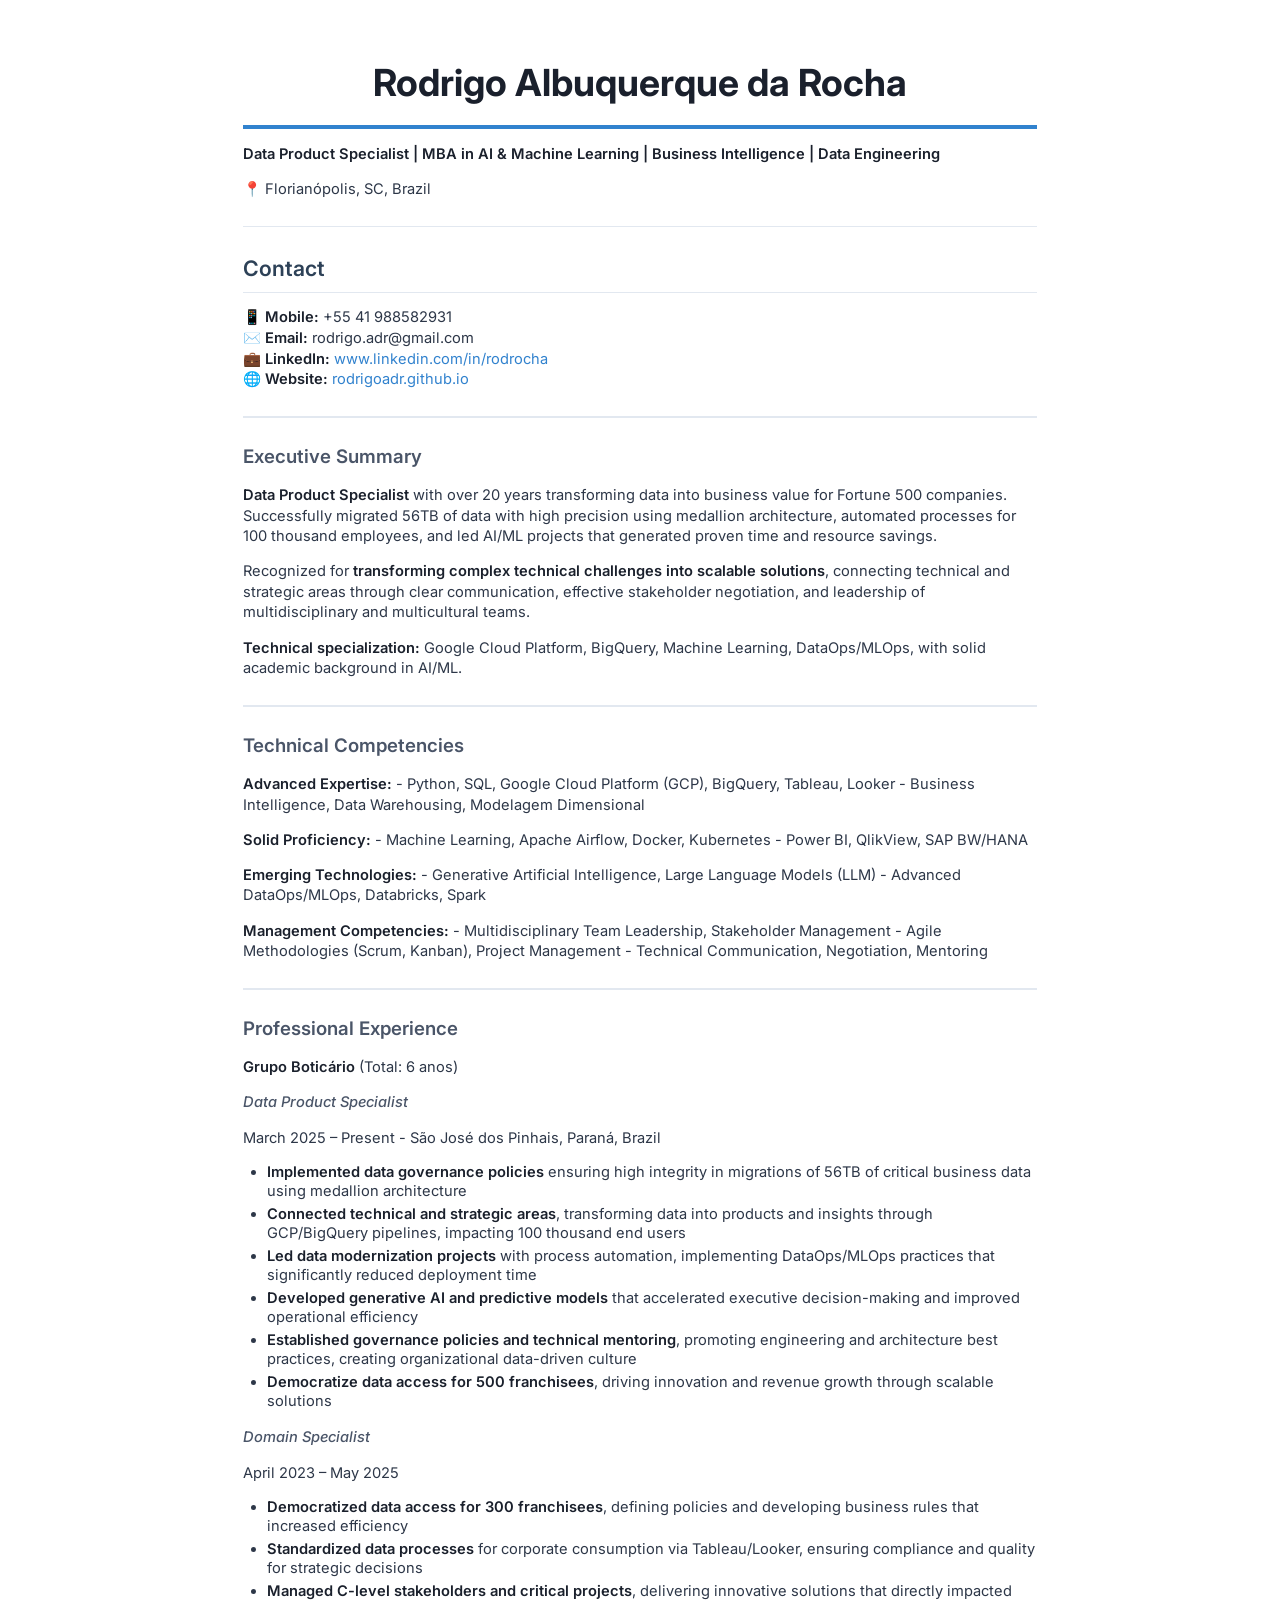
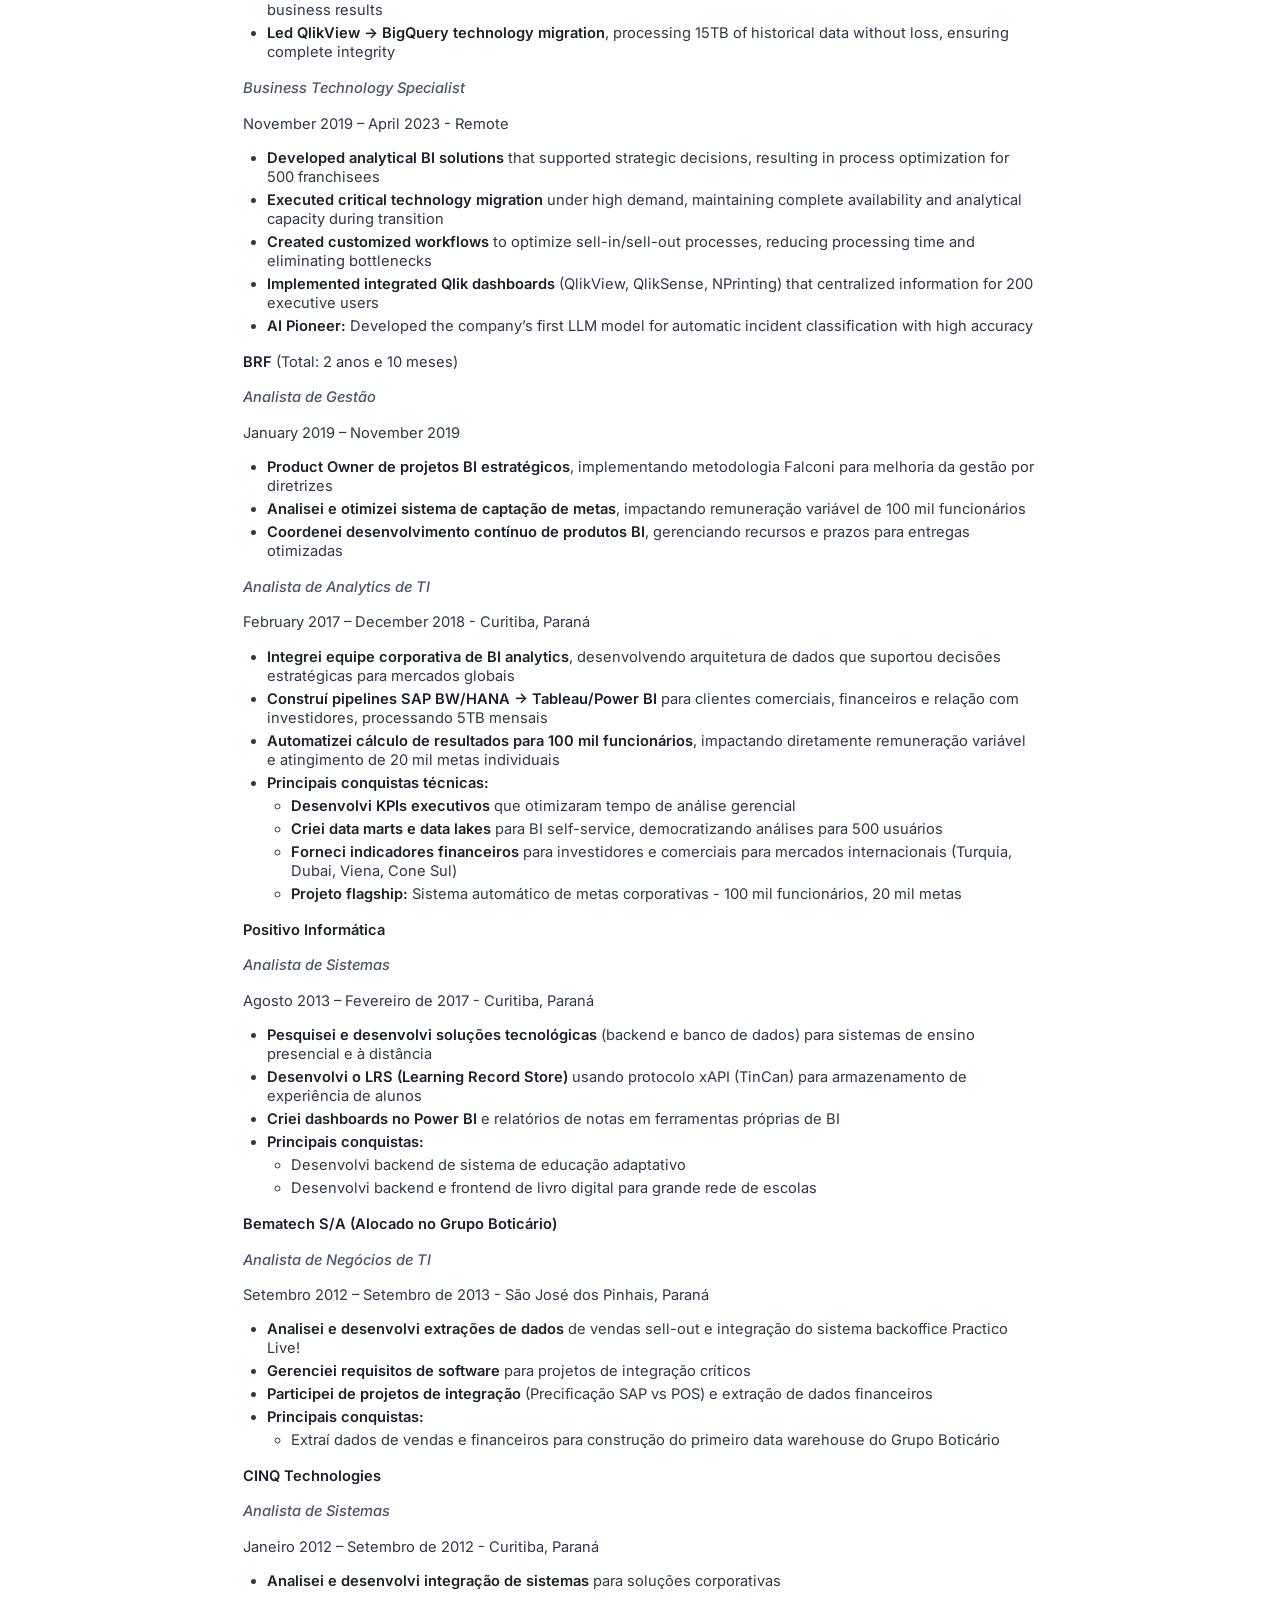
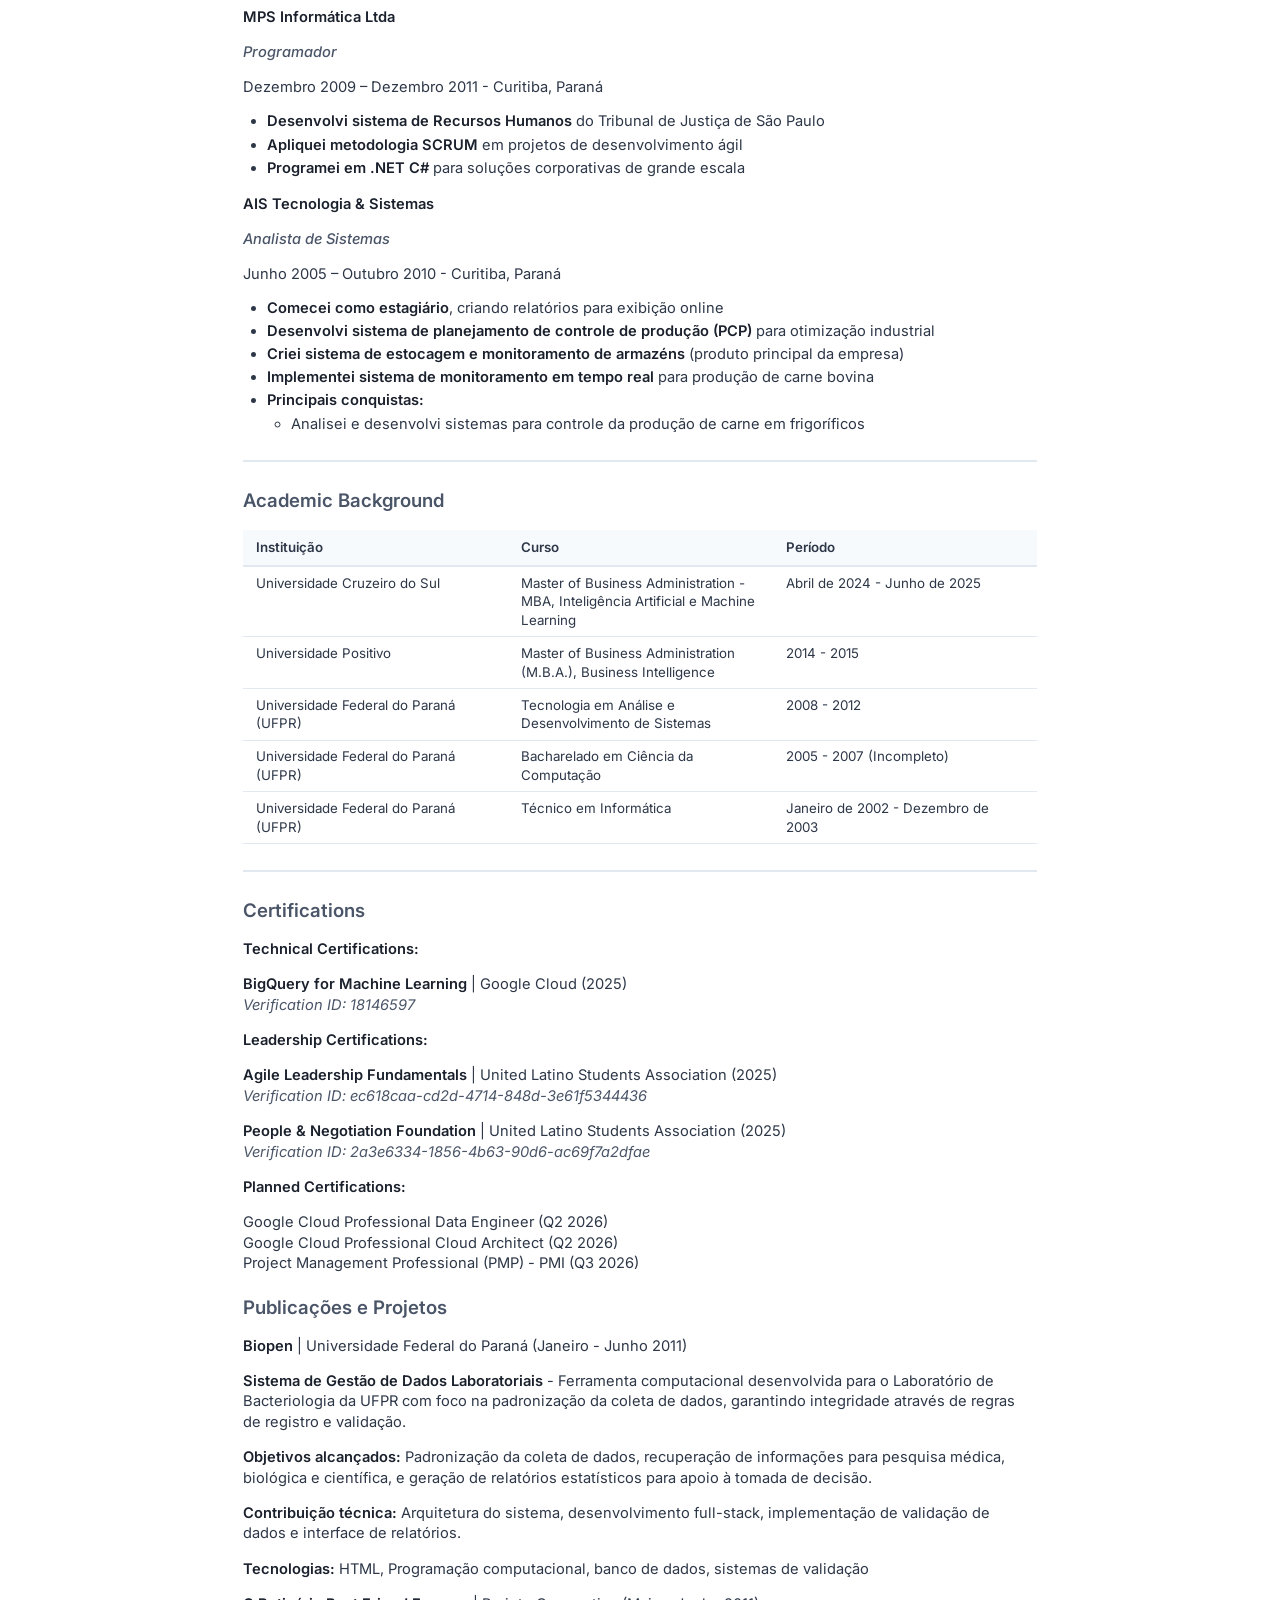
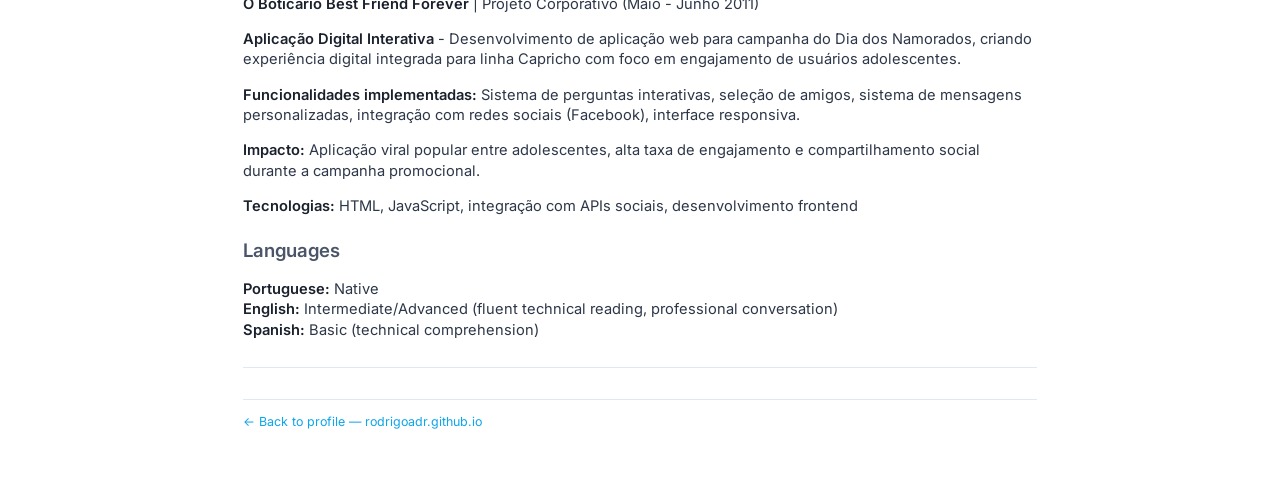
<file: CV_Rodrigo_Rocha_EN.html>
<!DOCTYPE html>
<html xmlns="http://www.w3.org/1999/xhtml" lang="" xml:lang="">
<head>
  <meta charset="utf-8" />
  <meta name="generator" content="pandoc" />
  <meta name="viewport" content="width=device-width, initial-scale=1.0, user-scalable=yes" />
  <title>CV_Rodrigo_Rocha_EN</title>
  <style>
    /* Default styles provided by pandoc.
    ** See https://pandoc.org/MANUAL.html#variables-for-html for config info.
    */
    code{white-space: pre-wrap;}
    span.smallcaps{font-variant: small-caps;}
    div.columns{display: flex; gap: min(4vw, 1.5em);}
    div.column{flex: auto; overflow-x: auto;}
    div.hanging-indent{margin-left: 1.5em; text-indent: -1.5em;}
    /* The extra [class] is a hack that increases specificity enough to
       override a similar rule in reveal.js */
    ul.task-list[class]{list-style: none;}
    ul.task-list li input[type="checkbox"] {
      font-size: inherit;
      width: 0.8em;
      margin: 0 0.8em 0.2em -1.6em;
      vertical-align: middle;
    }
    .display.math{display: block; text-align: center; margin: 0.5rem auto;}
  </style>
  <link rel="stylesheet" href="templates/cv-styles.css" />
  <!-- Google Analytics -->
  <script async src="https://www.googletagmanager.com/gtag/js?id=G-JP5QDPD5Q3"></script>
  <script>
    window.dataLayer = window.dataLayer || [];
    function gtag(){dataLayer.push(arguments);}
    gtag('js', new Date());
    gtag('config', 'G-JP5QDPD5Q3');
  </script>
</head>
<body>
<h1 id="rodrigo-albuquerque-da-rocha">Rodrigo Albuquerque da Rocha</h1>
<p><strong>Data Product Specialist | MBA in AI &amp; Machine Learning |
Business Intelligence | Data Engineering</strong></p>
<p>📍 Florianópolis, SC, Brazil</p>
<hr />
<h2 id="contact">Contact</h2>
<p>📱 <strong>Mobile:</strong> +55 41 988582931<br />
✉️ <strong>Email:</strong> rodrigo.adr@gmail.com<br />
💼 <strong>LinkedIn:</strong> <a
href="https://www.linkedin.com/in/rodrocha">www.linkedin.com/in/rodrocha</a><br />
🌐 <strong>Website:</strong> <a
href="https://rodrigoadr.github.io/rodrigoadr/">rodrigoadr.github.io</a></p>
<hr />
<h3 id="executive-summary">Executive Summary</h3>
<p><strong>Data Product Specialist</strong> with over 20 years
transforming data into business value for Fortune 500 companies.
Successfully migrated 56TB of data with high precision using
medallion architecture, automated
processes for 100 thousand employees, and led AI/ML projects that
generated proven time and resource savings.</p>
<p>Recognized for <strong>transforming complex technical challenges into
scalable solutions</strong>, connecting technical and strategic areas
through clear communication, effective stakeholder negotiation, and
leadership of multidisciplinary and multicultural teams.</p>
<p><strong>Technical specialization:</strong> Google Cloud Platform,
BigQuery, Machine Learning, DataOps/MLOps, with solid academic
background in AI/ML.</p>
<div class="page-break">

</div>
<hr />
<h3 id="technical-competencies">Technical Competencies</h3>
<p><strong>Advanced Expertise:</strong> - Python, SQL, Google Cloud
Platform (GCP), BigQuery, Tableau, Looker - Business Intelligence, Data
Warehousing, Modelagem Dimensional</p>
<p><strong>Solid Proficiency:</strong> - Machine Learning, Apache
Airflow, Docker, Kubernetes - Power BI, QlikView, SAP BW/HANA</p>
<p><strong>Emerging Technologies:</strong> - Generative Artificial
Intelligence, Large Language Models (LLM) - Advanced DataOps/MLOps,
Databricks, Spark</p>
<p><strong>Management Competencies:</strong> - Multidisciplinary Team
Leadership, Stakeholder Management - Agile Methodologies (Scrum,
Kanban), Project Management - Technical Communication, Negotiation,
Mentoring</p>
<hr />
<h3 id="professional-experience">Professional Experience</h3>
<p><strong>Grupo Boticário</strong> (Total: 6 anos)</p>
<h5 id="data-product-specialist">Data Product Specialist</h5>
<p>March 2025 – Present - São José dos Pinhais, Paraná, Brazil</p>
<ul>
<li><strong>Implemented data governance policies</strong> ensuring high
integrity in migrations of 56TB of critical business data using
medallion architecture</li>
<li><strong>Connected technical and strategic areas</strong>,
transforming data into products and insights through GCP/BigQuery
pipelines, impacting 100 thousand end users</li>
<li><strong>Led data modernization projects</strong> with process
automation, implementing DataOps/MLOps practices that significantly
reduced deployment time</li>
<li><strong>Developed generative AI and predictive models</strong> that
accelerated executive decision-making and improved operational
efficiency</li>
<li><strong>Established governance policies and technical
mentoring</strong>, promoting engineering and architecture best
practices, creating organizational data-driven culture</li>
<li><strong>Democratize data access for 500 franchisees</strong>,
driving innovation and revenue growth through scalable solutions</li>
</ul>
<h5 id="domain-specialist">Domain Specialist</h5>
<p>April 2023 – May 2025</p>
<ul>
<li><strong>Democratized data access for 300 franchisees</strong>,
defining policies and developing business rules that increased
efficiency</li>
<li><strong>Standardized data processes</strong> for corporate
consumption via Tableau/Looker, ensuring compliance and quality for
strategic decisions</li>
<li><strong>Managed C-level stakeholders and critical projects</strong>,
delivering innovative solutions that directly impacted business
results</li>
<li><strong>Led QlikView → BigQuery technology migration</strong>,
processing 15TB of historical data without loss, ensuring complete
integrity</li>
</ul>
<h5 id="business-technology-specialist">Business Technology
Specialist</h5>
<p>November 2019 – April 2023 - Remote</p>
<ul>
<li><strong>Developed analytical BI solutions</strong> that supported
strategic decisions, resulting in process optimization for 500
franchisees</li>
<li><strong>Executed critical technology migration</strong> under high
demand, maintaining complete availability and analytical capacity during
transition</li>
<li><strong>Created customized workflows</strong> to optimize
sell-in/sell-out processes, reducing processing time and eliminating
bottlenecks</li>
<li><strong>Implemented integrated Qlik dashboards</strong> (QlikView,
QlikSense, NPrinting) that centralized information for 200 executive
users</li>
<li><strong>AI Pioneer:</strong> Developed the company’s first LLM model
for automatic incident classification with high accuracy</li>
</ul>
<p><strong>BRF</strong> (Total: 2 anos e 10 meses)</p>
<h5 id="analista-de-gestão">Analista de Gestão</h5>
<p>January 2019 – November 2019</p>
<ul>
<li><strong>Product Owner de projetos BI estratégicos</strong>,
implementando metodologia Falconi para melhoria da gestão por
diretrizes</li>
<li><strong>Analisei e otimizei sistema de captação de metas</strong>,
impactando remuneração variável de 100 mil funcionários</li>
<li><strong>Coordenei desenvolvimento contínuo de produtos BI</strong>,
gerenciando recursos e prazos para entregas otimizadas</li>
</ul>
<h5 id="analista-de-analytics-de-ti">Analista de Analytics de TI</h5>
<p>February 2017 – December 2018 - Curitiba, Paraná</p>
<ul>
<li><strong>Integrei equipe corporativa de BI analytics</strong>,
desenvolvendo arquitetura de dados que suportou decisões estratégicas
para mercados globais</li>
<li><strong>Construí pipelines SAP BW/HANA → Tableau/Power BI</strong>
para clientes comerciais, financeiros e relação com investidores,
processando 5TB mensais</li>
<li><strong>Automatizei cálculo de resultados para 100 mil
funcionários</strong>, impactando diretamente remuneração variável e
atingimento de 20 mil metas individuais</li>
<li><strong>Principais conquistas técnicas:</strong>
<ul>
<li><strong>Desenvolvi KPIs executivos</strong> que otimizaram tempo de
análise gerencial</li>
<li><strong>Criei data marts e data lakes</strong> para BI self-service,
democratizando análises para 500 usuários</li>
<li><strong>Forneci indicadores financeiros</strong> para investidores e
comerciais para mercados internacionais (Turquia, Dubai, Viena, Cone
Sul)</li>
<li><strong>Projeto flagship:</strong> Sistema automático de metas
corporativas - 100 mil funcionários, 20 mil metas</li>
</ul></li>
</ul>
<p><strong>Positivo Informática</strong></p>
<h5 id="analista-de-sistemas">Analista de Sistemas</h5>
<p>Agosto 2013 – Fevereiro de 2017 - Curitiba, Paraná</p>
<ul>
<li><strong>Pesquisei e desenvolvi soluções tecnológicas</strong>
(backend e banco de dados) para sistemas de ensino presencial e à
distância<br />
</li>
<li><strong>Desenvolvi o LRS (Learning Record Store)</strong> usando
protocolo xAPI (TinCan) para armazenamento de experiência de
alunos<br />
</li>
<li><strong>Criei dashboards no Power BI</strong> e relatórios de notas
em ferramentas próprias de BI<br />
</li>
<li><strong>Principais conquistas:</strong>
<ul>
<li>Desenvolvi backend de sistema de educação adaptativo<br />
</li>
<li>Desenvolvi backend e frontend de livro digital para grande rede de
escolas</li>
</ul></li>
</ul>
<p><strong>Bematech S/A (Alocado no Grupo Boticário)</strong></p>
<h5 id="analista-de-negócios-de-ti">Analista de Negócios de TI</h5>
<p>Setembro 2012 – Setembro de 2013 - São José dos Pinhais, Paraná</p>
<ul>
<li><strong>Analisei e desenvolvi extrações de dados</strong> de vendas
sell-out e integração do sistema backoffice Practico Live!<br />
</li>
<li><strong>Gerenciei requisitos de software</strong> para projetos de
integração críticos<br />
</li>
<li><strong>Participei de projetos de integração</strong> (Precificação
SAP vs POS) e extração de dados financeiros<br />
</li>
<li><strong>Principais conquistas:</strong>
<ul>
<li>Extraí dados de vendas e financeiros para construção do primeiro
data warehouse do Grupo Boticário</li>
</ul></li>
</ul>
<p><strong>CINQ Technologies</strong></p>
<h5 id="analista-de-sistemas-1">Analista de Sistemas</h5>
<p>Janeiro 2012 – Setembro de 2012 - Curitiba, Paraná</p>
<ul>
<li><strong>Analisei e desenvolvi integração de sistemas</strong> para
soluções corporativas</li>
</ul>
<p><strong>MPS Informática Ltda</strong></p>
<h5 id="programador">Programador</h5>
<p>Dezembro 2009 – Dezembro 2011 - Curitiba, Paraná</p>
<ul>
<li><strong>Desenvolvi sistema de Recursos Humanos</strong> do Tribunal
de Justiça de São Paulo<br />
</li>
<li><strong>Apliquei metodologia SCRUM</strong> em projetos de
desenvolvimento ágil<br />
</li>
<li><strong>Programei em .NET C#</strong> para soluções corporativas de
grande escala</li>
</ul>
<p><strong>AIS Tecnologia &amp; Sistemas</strong></p>
<h5 id="analista-de-sistemas-2">Analista de Sistemas</h5>
<p>Junho 2005 – Outubro 2010 - Curitiba, Paraná</p>
<ul>
<li><strong>Comecei como estagiário</strong>, criando relatórios para
exibição online<br />
</li>
<li><strong>Desenvolvi sistema de planejamento de controle de produção
(PCP)</strong> para otimização industrial<br />
</li>
<li><strong>Criei sistema de estocagem e monitoramento de
armazéns</strong> (produto principal da empresa)<br />
</li>
<li><strong>Implementei sistema de monitoramento em tempo real</strong>
para produção de carne bovina<br />
</li>
<li><strong>Principais conquistas:</strong>
<ul>
<li>Analisei e desenvolvi sistemas para controle da produção de carne em
frigoríficos</li>
</ul></li>
</ul>
<hr />
<h3 id="academic-background">Academic Background</h3>
<table>
<colgroup>
<col style="width: 33%" />
<col style="width: 33%" />
<col style="width: 33%" />
</colgroup>
<thead>
<tr>
<th style="text-align: left;">Instituição</th>
<th style="text-align: left;">Curso</th>
<th style="text-align: left;">Período</th>
</tr>
</thead>
<tbody>
<tr>
<td style="text-align: left;">Universidade Cruzeiro do Sul</td>
<td style="text-align: left;">Master of Business Administration - MBA,
Inteligência Artificial e Machine Learning</td>
<td style="text-align: left;">Abril de 2024 - Junho de 2025</td>
</tr>
<tr>
<td style="text-align: left;">Universidade Positivo</td>
<td style="text-align: left;">Master of Business Administration
(M.B.A.), Business Intelligence</td>
<td style="text-align: left;">2014 - 2015</td>
</tr>
<tr>
<td style="text-align: left;">Universidade Federal do Paraná (UFPR)</td>
<td style="text-align: left;">Tecnologia em Análise e Desenvolvimento de
Sistemas</td>
<td style="text-align: left;">2008 - 2012</td>
</tr>
<tr>
<td style="text-align: left;">Universidade Federal do Paraná (UFPR)</td>
<td style="text-align: left;">Bacharelado em Ciência da Computação</td>
<td style="text-align: left;">2005 - 2007 (Incompleto)</td>
</tr>
<tr>
<td style="text-align: left;">Universidade Federal do Paraná (UFPR)</td>
<td style="text-align: left;">Técnico em Informática</td>
<td style="text-align: left;">Janeiro de 2002 - Dezembro de 2003</td>
</tr>
</tbody>
</table>
<hr />
<h3 id="certifications">Certifications</h3>
<p><strong>Technical Certifications:</strong></p>
<p><strong>BigQuery for Machine Learning</strong> | Google Cloud
(2025)<br />
<em>Verification ID: 18146597</em></p>
<p><strong>Leadership Certifications:</strong></p>
<p><strong>Agile Leadership Fundamentals</strong> | United Latino
Students Association (2025)<br />
<em>Verification ID: ec618caa-cd2d-4714-848d-3e61f5344436</em></p>
<p><strong>People &amp; Negotiation Foundation</strong> | United Latino
Students Association (2025)<br />
<em>Verification ID: 2a3e6334-1856-4b63-90d6-ac69f7a2dfae</em></p>
<p><strong>Planned Certifications:</strong></p>
<p>Google Cloud Professional Data Engineer (Q2 2026)<br />
Google Cloud Professional Cloud Architect (Q2 2026)<br />
Project Management Professional (PMP) - PMI (Q3 2026)</p>
<h3 id="publicações-e-projetos">Publicações e Projetos</h3>
<p><strong>Biopen</strong> | Universidade Federal do Paraná (Janeiro -
Junho 2011)</p>
<p><strong>Sistema de Gestão de Dados Laboratoriais</strong> -
Ferramenta computacional desenvolvida para o Laboratório de
Bacteriologia da UFPR com foco na padronização da coleta de dados,
garantindo integridade através de regras de registro e validação.</p>
<p><strong>Objetivos alcançados:</strong> Padronização da coleta de
dados, recuperação de informações para pesquisa médica, biológica e
científica, e geração de relatórios estatísticos para apoio à tomada de
decisão.</p>
<p><strong>Contribuição técnica:</strong> Arquitetura do sistema,
desenvolvimento full-stack, implementação de validação de dados e
interface de relatórios.</p>
<p><strong>Tecnologias:</strong> HTML, Programação computacional, banco
de dados, sistemas de validação</p>
<p><strong>O Boticário Best Friend Forever</strong> | Projeto
Corporativo (Maio - Junho 2011)</p>
<p><strong>Aplicação Digital Interativa</strong> - Desenvolvimento de
aplicação web para campanha do Dia dos Namorados, criando experiência
digital integrada para linha Capricho com foco em engajamento de
usuários adolescentes.</p>
<p><strong>Funcionalidades implementadas:</strong> Sistema de perguntas
interativas, seleção de amigos, sistema de mensagens personalizadas,
integração com redes sociais (Facebook), interface responsiva.</p>
<p><strong>Impacto:</strong> Aplicação viral popular entre adolescentes,
alta taxa de engajamento e compartilhamento social durante a campanha
promocional.</p>
<p><strong>Tecnologias:</strong> HTML, JavaScript, integração com APIs
sociais, desenvolvimento frontend</p>
<h3 id="languages">Languages</h3>
<p><strong>Portuguese:</strong> Native<br />
<strong>English:</strong> Intermediate/Advanced (fluent technical
reading, professional conversation)<br />
<strong>Spanish:</strong> Basic (technical comprehension)</p>
<hr />
<p style="margin-top:2.5em;padding-top:1em;border-top:1px solid #e2e8f0;font-size:.85em;color:#64748b">
  <a href="https://rodrigoadr.github.io/rodrigoadr/" style="color:#0ea5e9;text-decoration:none">
    &#8592; Back to profile &mdash; rodrigoadr.github.io
  </a>
</p>
</body>
</html>
</file>
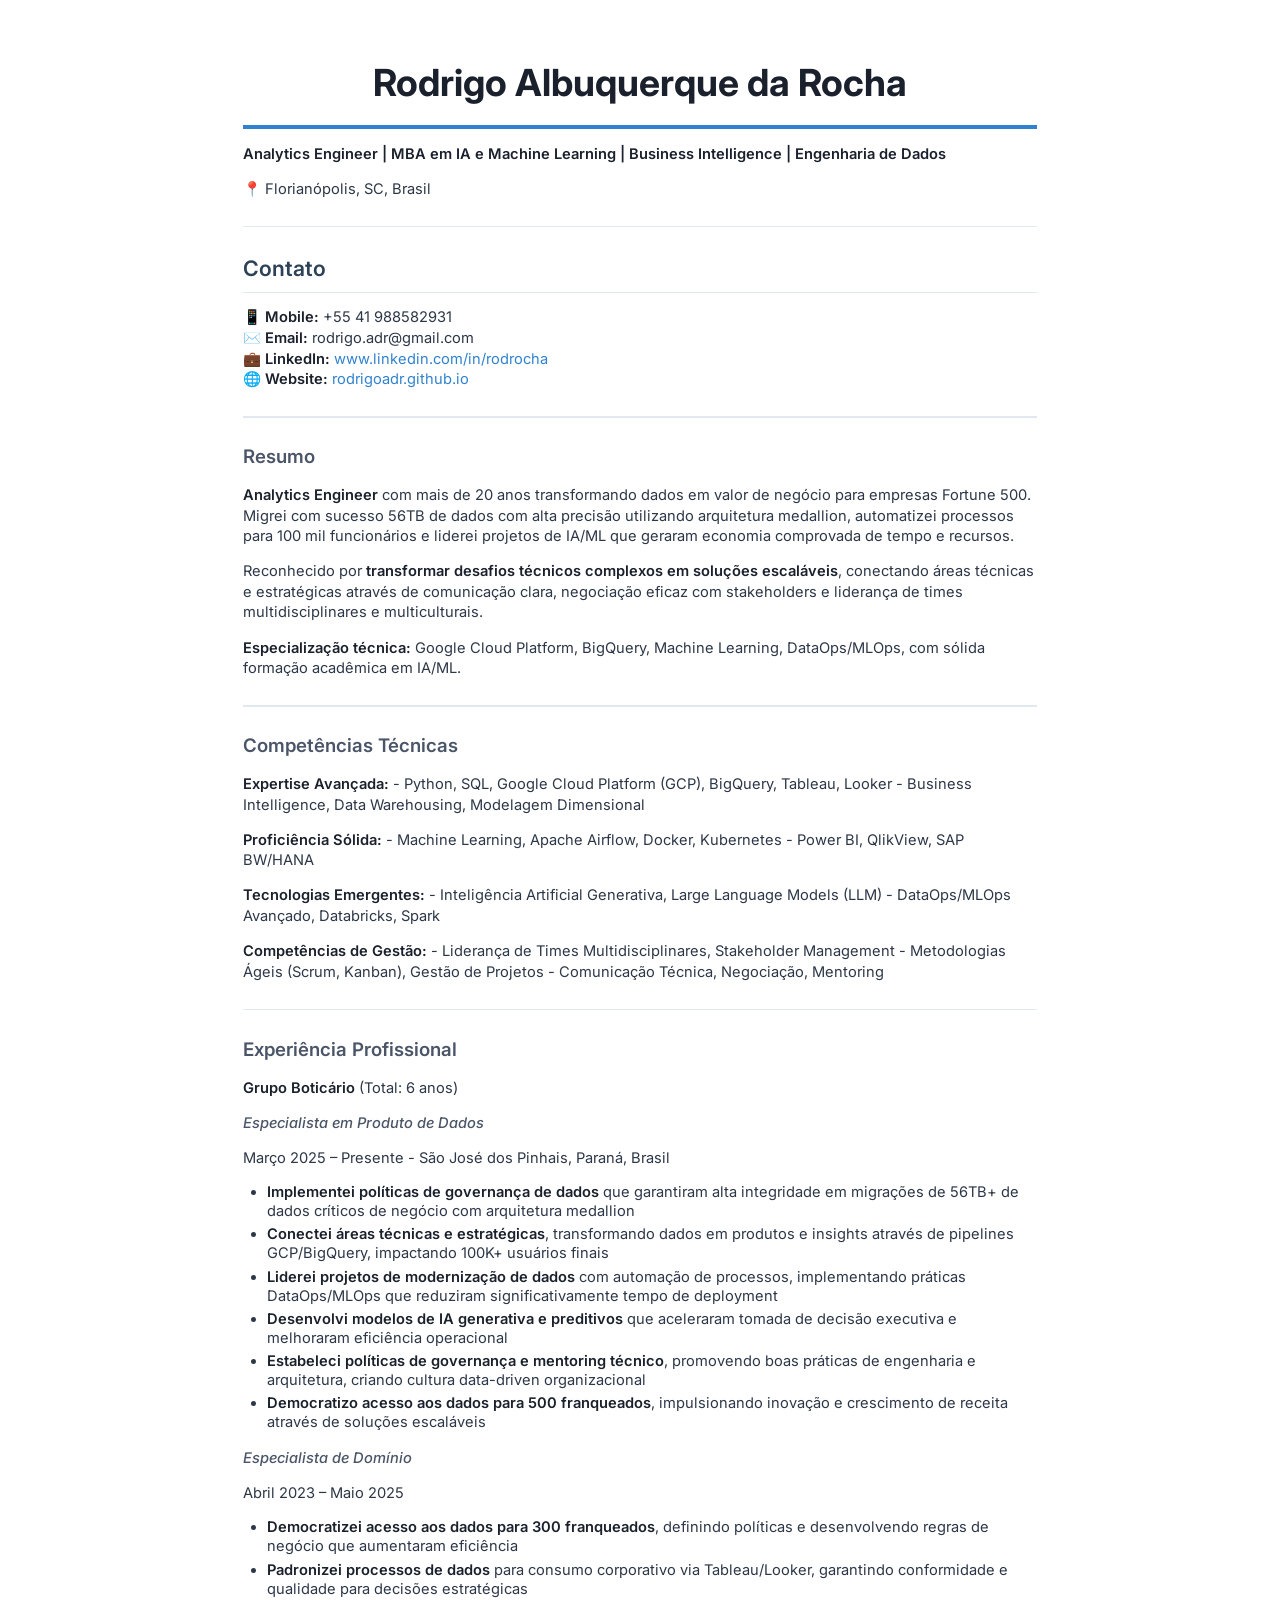
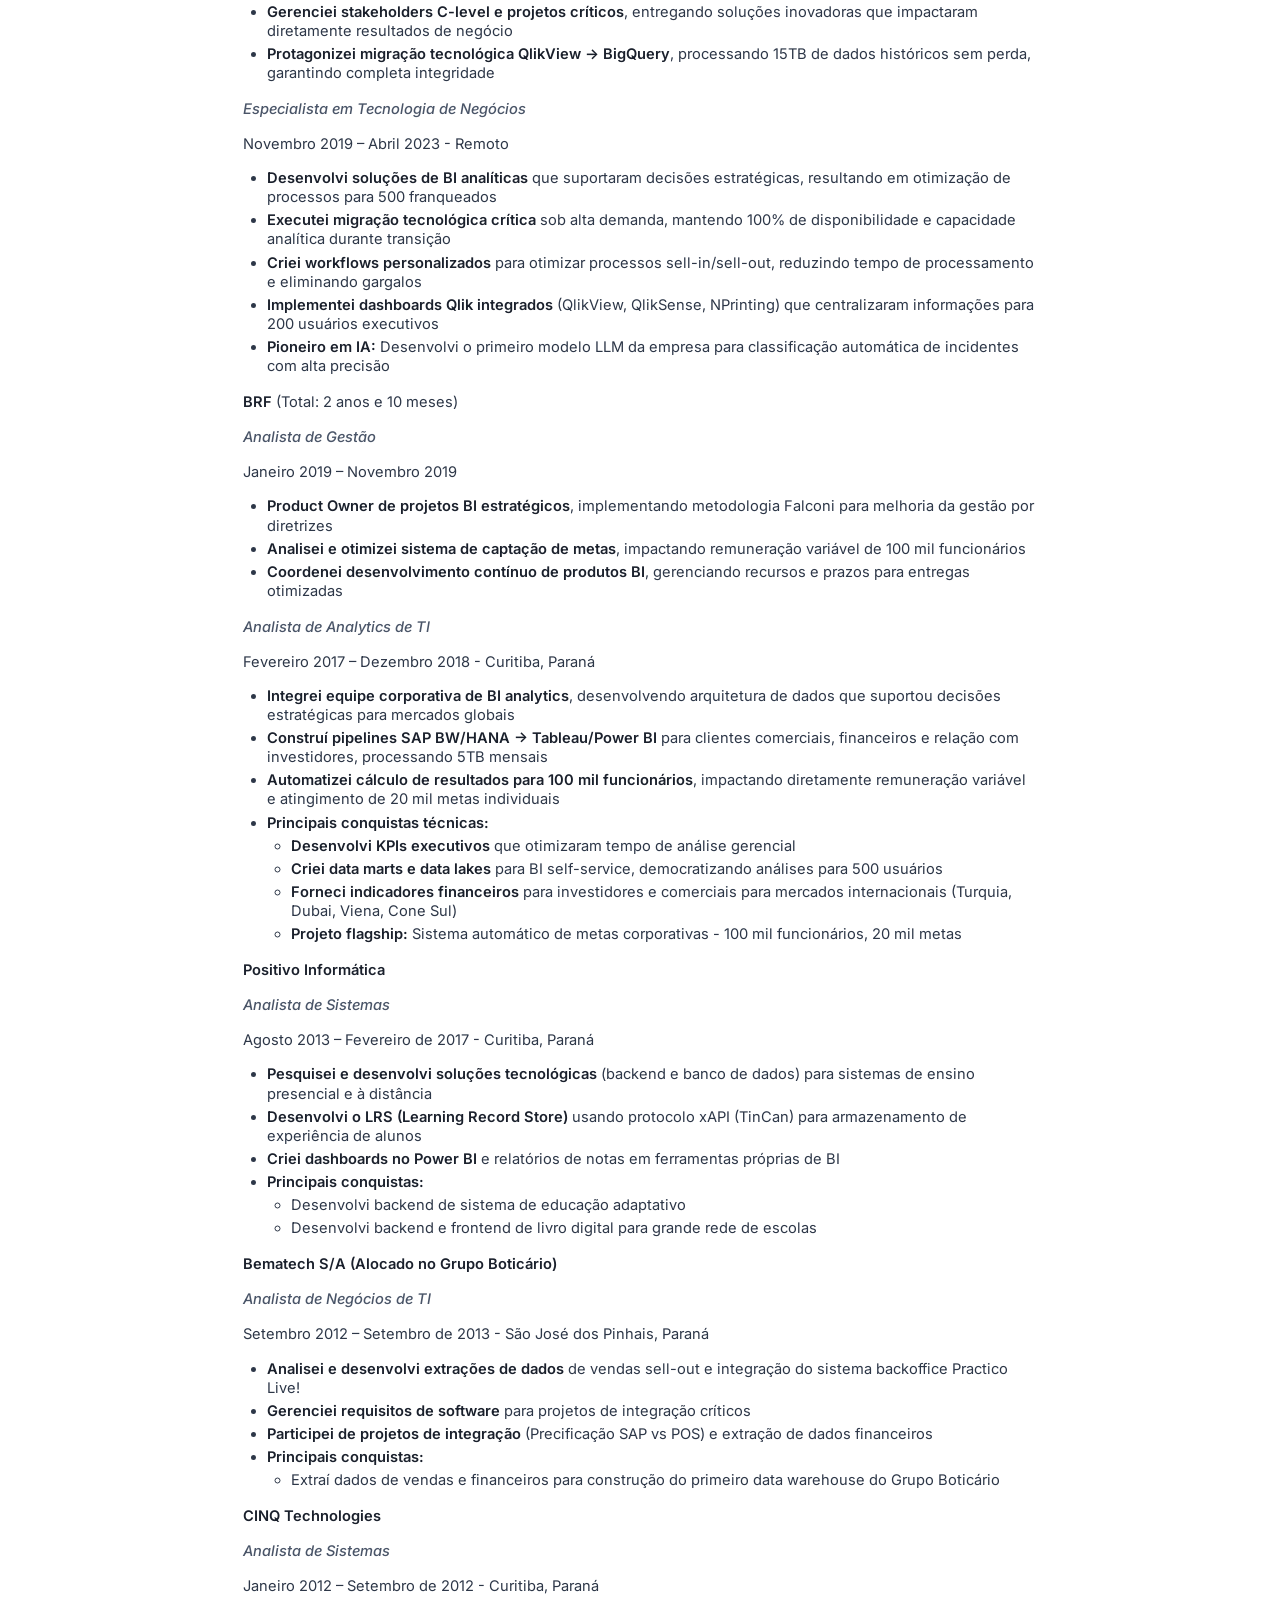
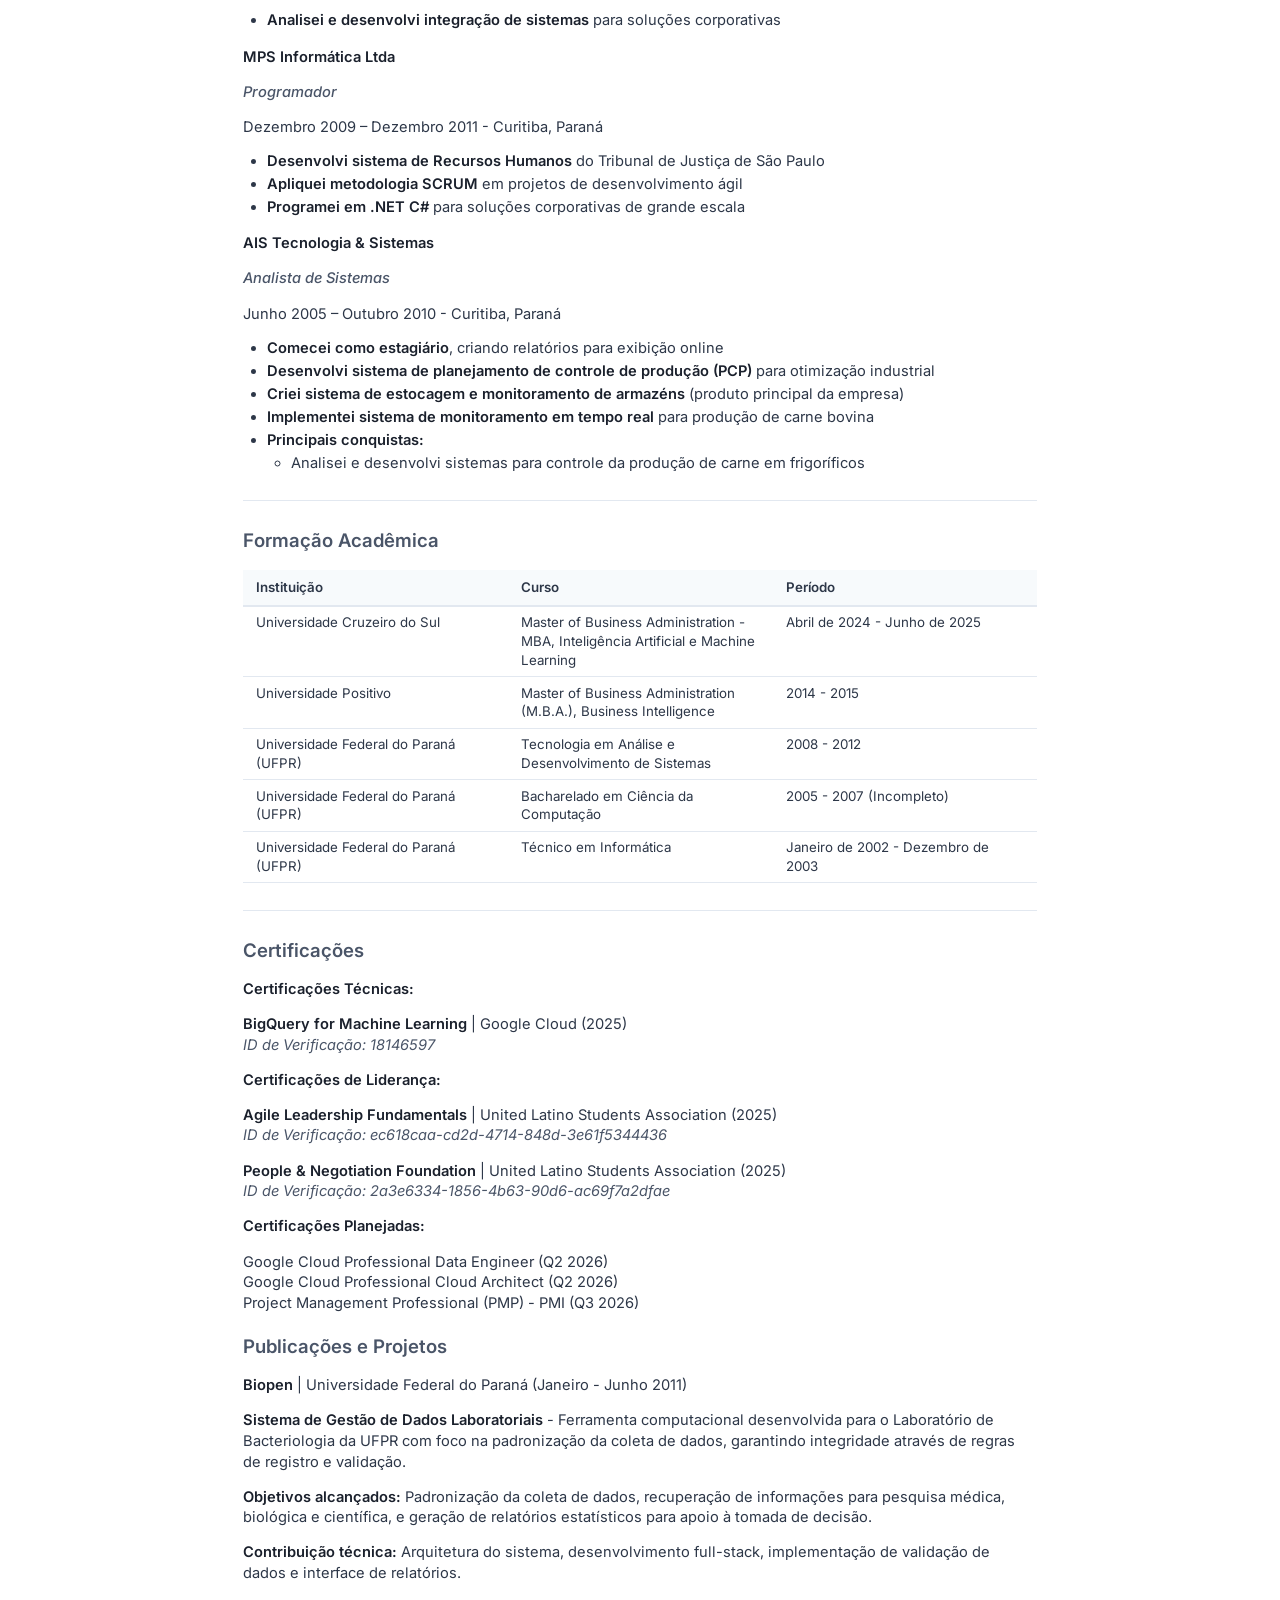
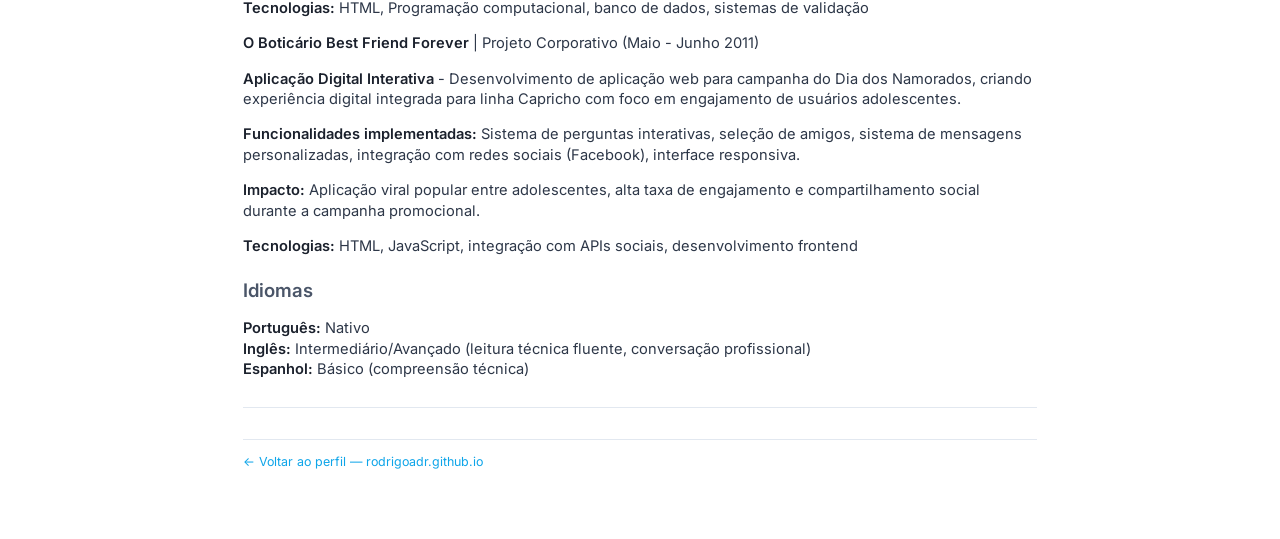
<file: CV_Rodrigo_Rocha_PT.html>
<!DOCTYPE html>
<html xmlns="http://www.w3.org/1999/xhtml" lang="" xml:lang="">
<head>
  <meta charset="utf-8" />
  <meta name="generator" content="pandoc" />
  <meta name="viewport" content="width=device-width, initial-scale=1.0, user-scalable=yes" />
  <title>CV_compilado</title>
  <style>
    /* Default styles provided by pandoc.
    ** See https://pandoc.org/MANUAL.html#variables-for-html for config info.
    */
    code{white-space: pre-wrap;}
    span.smallcaps{font-variant: small-caps;}
    div.columns{display: flex; gap: min(4vw, 1.5em);}
    div.column{flex: auto; overflow-x: auto;}
    div.hanging-indent{margin-left: 1.5em; text-indent: -1.5em;}
    /* The extra [class] is a hack that increases specificity enough to
       override a similar rule in reveal.js */
    ul.task-list[class]{list-style: none;}
    ul.task-list li input[type="checkbox"] {
      font-size: inherit;
      width: 0.8em;
      margin: 0 0.8em 0.2em -1.6em;
      vertical-align: middle;
    }
    .display.math{display: block; text-align: center; margin: 0.5rem auto;}
  </style>
  <link rel="stylesheet" href="templates/cv-styles.css" />
  <!-- Google Analytics -->
  <script async src="https://www.googletagmanager.com/gtag/js?id=G-JP5QDPD5Q3"></script>
  <script>
    window.dataLayer = window.dataLayer || [];
    function gtag(){dataLayer.push(arguments);}
    gtag('js', new Date());
    gtag('config', 'G-JP5QDPD5Q3');
  </script>
</head>
<body>
<h1 id="rodrigo-albuquerque-da-rocha">Rodrigo Albuquerque da Rocha</h1>
<p><strong>Analytics Engineer | MBA em IA e Machine
Learning | Business Intelligence | Engenharia de Dados</strong></p>
<p>📍 Florianópolis, SC, Brasil</p>
<hr />
<h2 id="contato">Contato</h2>
<p>📱 <strong>Mobile:</strong> +55 41 988582931<br />
✉️ <strong>Email:</strong> rodrigo.adr@gmail.com<br />
💼 <strong>LinkedIn:</strong> <a
href="https://www.linkedin.com/in/rodrocha">www.linkedin.com/in/rodrocha</a><br />
🌐 <strong>Website:</strong> <a
href="https://rodrigoadr.github.io/rodrigoadr/index_pt.html">rodrigoadr.github.io</a></p>
<hr />
<h3 id="resumo">Resumo</h3>
<p><strong>Analytics Engineer</strong> com mais de 20 anos
transformando dados em valor de negócio para empresas Fortune 500.
Migrei com sucesso 56TB de dados com alta precisão utilizando arquitetura medallion, automatizei
processos para 100 mil funcionários e liderei projetos de IA/ML que
geraram economia comprovada de tempo e recursos.</p>
<p>Reconhecido por <strong>transformar desafios técnicos complexos em
soluções escaláveis</strong>, conectando áreas técnicas e estratégicas
através de comunicação clara, negociação eficaz com stakeholders e
liderança de times multidisciplinares e multiculturais.</p>
<p><strong>Especialização técnica:</strong> Google Cloud Platform,
BigQuery, Machine Learning, DataOps/MLOps, com sólida formação acadêmica
em IA/ML.</p>
<div class="page-break">

</div>
<hr />
<h3 id="competências-técnicas">Competências Técnicas</h3>
<p><strong>Expertise Avançada:</strong> - Python, SQL, Google Cloud
Platform (GCP), BigQuery, Tableau, Looker - Business Intelligence, Data
Warehousing, Modelagem Dimensional</p>
<p><strong>Proficiência Sólida:</strong> - Machine Learning, Apache
Airflow, Docker, Kubernetes - Power BI, QlikView, SAP BW/HANA</p>
<p><strong>Tecnologias Emergentes:</strong> - Inteligência Artificial
Generativa, Large Language Models (LLM) - DataOps/MLOps Avançado,
Databricks, Spark</p>
<p><strong>Competências de Gestão:</strong> - Liderança de Times
Multidisciplinares, Stakeholder Management - Metodologias Ágeis (Scrum,
Kanban), Gestão de Projetos - Comunicação Técnica, Negociação,
Mentoring</p>
<hr />
<h3 id="experiência-profissional">Experiência Profissional</h3>
<p><strong>Grupo Boticário</strong> (Total: 6 anos)</p>
<h5 id="especialista-em-produto-de-dados">Especialista em Produto de
Dados</h5>
<p>Março 2025 – Presente - São José dos Pinhais, Paraná, Brasil</p>
<ul>
<li><strong>Implementei políticas de governança de dados</strong> que
garantiram alta integridade em migrações de 56TB+ de dados críticos de
negócio com arquitetura medallion</li>
<li><strong>Conectei áreas técnicas e estratégicas</strong>,
transformando dados em produtos e insights através de pipelines
GCP/BigQuery, impactando 100K+ usuários finais</li>
<li><strong>Liderei projetos de modernização de dados</strong> com
automação de processos, implementando práticas DataOps/MLOps que
reduziram significativamente tempo de deployment</li>
<li><strong>Desenvolvi modelos de IA generativa e preditivos</strong>
que aceleraram tomada de decisão executiva e melhoraram eficiência
operacional</li>
<li><strong>Estabeleci políticas de governança e mentoring
técnico</strong>, promovendo boas práticas de engenharia e arquitetura,
criando cultura data-driven organizacional</li>
<li><strong>Democratizo acesso aos dados para 500 franqueados</strong>,
impulsionando inovação e crescimento de receita através de soluções
escaláveis</li>
</ul>
<h5 id="especialista-de-domínio">Especialista de Domínio</h5>
<p>Abril 2023 – Maio 2025</p>
<ul>
<li><strong>Democratizei acesso aos dados para 300 franqueados</strong>,
definindo políticas e desenvolvendo regras de negócio que aumentaram
eficiência</li>
<li><strong>Padronizei processos de dados</strong> para consumo
corporativo via Tableau/Looker, garantindo conformidade e qualidade para
decisões estratégicas</li>
<li><strong>Gerenciei stakeholders C-level e projetos críticos</strong>,
entregando soluções inovadoras que impactaram diretamente resultados de
negócio</li>
<li><strong>Protagonizei migração tecnológica QlikView →
BigQuery</strong>, processando 15TB de dados históricos sem perda,
garantindo completa integridade</li>
</ul>
<h5 id="especialista-em-tecnologia-de-negócios">Especialista em
Tecnologia de Negócios</h5>
<p>Novembro 2019 – Abril 2023 - Remoto</p>
<ul>
<li><strong>Desenvolvi soluções de BI analíticas</strong> que suportaram
decisões estratégicas, resultando em otimização de processos para 500
franqueados</li>
<li><strong>Executei migração tecnológica crítica</strong> sob alta
demanda, mantendo 100% de disponibilidade e capacidade analítica durante
transição</li>
<li><strong>Criei workflows personalizados</strong> para otimizar
processos sell-in/sell-out, reduzindo tempo de processamento e
eliminando gargalos</li>
<li><strong>Implementei dashboards Qlik integrados</strong> (QlikView,
QlikSense, NPrinting) que centralizaram informações para 200 usuários
executivos</li>
<li><strong>Pioneiro em IA:</strong> Desenvolvi o primeiro modelo LLM da
empresa para classificação automática de incidentes com alta
precisão</li>
</ul>
<p><strong>BRF</strong> (Total: 2 anos e 10 meses)</p>
<h5 id="analista-de-gestão">Analista de Gestão</h5>
<p>Janeiro 2019 – Novembro 2019</p>
<ul>
<li><strong>Product Owner de projetos BI estratégicos</strong>,
implementando metodologia Falconi para melhoria da gestão por
diretrizes</li>
<li><strong>Analisei e otimizei sistema de captação de metas</strong>,
impactando remuneração variável de 100 mil funcionários</li>
<li><strong>Coordenei desenvolvimento contínuo de produtos BI</strong>,
gerenciando recursos e prazos para entregas otimizadas</li>
</ul>
<h5 id="analista-de-analytics-de-ti">Analista de Analytics de TI</h5>
<p>Fevereiro 2017 – Dezembro 2018 - Curitiba, Paraná</p>
<ul>
<li><strong>Integrei equipe corporativa de BI analytics</strong>,
desenvolvendo arquitetura de dados que suportou decisões estratégicas
para mercados globais</li>
<li><strong>Construí pipelines SAP BW/HANA → Tableau/Power BI</strong>
para clientes comerciais, financeiros e relação com investidores,
processando 5TB mensais</li>
<li><strong>Automatizei cálculo de resultados para 100 mil
funcionários</strong>, impactando diretamente remuneração variável e
atingimento de 20 mil metas individuais</li>
<li><strong>Principais conquistas técnicas:</strong>
<ul>
<li><strong>Desenvolvi KPIs executivos</strong> que otimizaram tempo de
análise gerencial</li>
<li><strong>Criei data marts e data lakes</strong> para BI self-service,
democratizando análises para 500 usuários</li>
<li><strong>Forneci indicadores financeiros</strong> para investidores e
comerciais para mercados internacionais (Turquia, Dubai, Viena, Cone
Sul)</li>
<li><strong>Projeto flagship:</strong> Sistema automático de metas
corporativas - 100 mil funcionários, 20 mil metas</li>
</ul></li>
</ul>
<p><strong>Positivo Informática</strong></p>
<h5 id="analista-de-sistemas">Analista de Sistemas</h5>
<p>Agosto 2013 – Fevereiro de 2017 - Curitiba, Paraná</p>
<ul>
<li><strong>Pesquisei e desenvolvi soluções tecnológicas</strong>
(backend e banco de dados) para sistemas de ensino presencial e à
distância<br />
</li>
<li><strong>Desenvolvi o LRS (Learning Record Store)</strong> usando
protocolo xAPI (TinCan) para armazenamento de experiência de
alunos<br />
</li>
<li><strong>Criei dashboards no Power BI</strong> e relatórios de notas
em ferramentas próprias de BI<br />
</li>
<li><strong>Principais conquistas:</strong>
<ul>
<li>Desenvolvi backend de sistema de educação adaptativo<br />
</li>
<li>Desenvolvi backend e frontend de livro digital para grande rede de
escolas</li>
</ul></li>
</ul>
<p><strong>Bematech S/A (Alocado no Grupo Boticário)</strong></p>
<h5 id="analista-de-negócios-de-ti">Analista de Negócios de TI</h5>
<p>Setembro 2012 – Setembro de 2013 - São José dos Pinhais, Paraná</p>
<ul>
<li><strong>Analisei e desenvolvi extrações de dados</strong> de vendas
sell-out e integração do sistema backoffice Practico Live!<br />
</li>
<li><strong>Gerenciei requisitos de software</strong> para projetos de
integração críticos<br />
</li>
<li><strong>Participei de projetos de integração</strong> (Precificação
SAP vs POS) e extração de dados financeiros<br />
</li>
<li><strong>Principais conquistas:</strong>
<ul>
<li>Extraí dados de vendas e financeiros para construção do primeiro
data warehouse do Grupo Boticário</li>
</ul></li>
</ul>
<p><strong>CINQ Technologies</strong></p>
<h5 id="analista-de-sistemas-1">Analista de Sistemas</h5>
<p>Janeiro 2012 – Setembro de 2012 - Curitiba, Paraná</p>
<ul>
<li><strong>Analisei e desenvolvi integração de sistemas</strong> para
soluções corporativas</li>
</ul>
<p><strong>MPS Informática Ltda</strong></p>
<h5 id="programador">Programador</h5>
<p>Dezembro 2009 – Dezembro 2011 - Curitiba, Paraná</p>
<ul>
<li><strong>Desenvolvi sistema de Recursos Humanos</strong> do Tribunal
de Justiça de São Paulo<br />
</li>
<li><strong>Apliquei metodologia SCRUM</strong> em projetos de
desenvolvimento ágil<br />
</li>
<li><strong>Programei em .NET C#</strong> para soluções corporativas de
grande escala</li>
</ul>
<p><strong>AIS Tecnologia &amp; Sistemas</strong></p>
<h5 id="analista-de-sistemas-2">Analista de Sistemas</h5>
<p>Junho 2005 – Outubro 2010 - Curitiba, Paraná</p>
<ul>
<li><strong>Comecei como estagiário</strong>, criando relatórios para
exibição online<br />
</li>
<li><strong>Desenvolvi sistema de planejamento de controle de produção
(PCP)</strong> para otimização industrial<br />
</li>
<li><strong>Criei sistema de estocagem e monitoramento de
armazéns</strong> (produto principal da empresa)<br />
</li>
<li><strong>Implementei sistema de monitoramento em tempo real</strong>
para produção de carne bovina<br />
</li>
<li><strong>Principais conquistas:</strong>
<ul>
<li>Analisei e desenvolvi sistemas para controle da produção de carne em
frigoríficos</li>
</ul></li>
</ul>
<hr />
<h3 id="formação-acadêmica">Formação Acadêmica</h3>
<table>
<colgroup>
<col style="width: 33%" />
<col style="width: 33%" />
<col style="width: 33%" />
</colgroup>
<thead>
<tr>
<th style="text-align: left;">Instituição</th>
<th style="text-align: left;">Curso</th>
<th style="text-align: left;">Período</th>
</tr>
</thead>
<tbody>
<tr>
<td style="text-align: left;">Universidade Cruzeiro do Sul</td>
<td style="text-align: left;">Master of Business Administration - MBA,
Inteligência Artificial e Machine Learning</td>
<td style="text-align: left;">Abril de 2024 - Junho de 2025</td>
</tr>
<tr>
<td style="text-align: left;">Universidade Positivo</td>
<td style="text-align: left;">Master of Business Administration
(M.B.A.), Business Intelligence</td>
<td style="text-align: left;">2014 - 2015</td>
</tr>
<tr>
<td style="text-align: left;">Universidade Federal do Paraná (UFPR)</td>
<td style="text-align: left;">Tecnologia em Análise e Desenvolvimento de
Sistemas</td>
<td style="text-align: left;">2008 - 2012</td>
</tr>
<tr>
<td style="text-align: left;">Universidade Federal do Paraná (UFPR)</td>
<td style="text-align: left;">Bacharelado em Ciência da Computação</td>
<td style="text-align: left;">2005 - 2007 (Incompleto)</td>
</tr>
<tr>
<td style="text-align: left;">Universidade Federal do Paraná (UFPR)</td>
<td style="text-align: left;">Técnico em Informática</td>
<td style="text-align: left;">Janeiro de 2002 - Dezembro de 2003</td>
</tr>
</tbody>
</table>
<hr />
<h3 id="certificações">Certificações</h3>
<p><strong>Certificações Técnicas:</strong></p>
<p><strong>BigQuery for Machine Learning</strong> | Google Cloud
(2025)<br />
<em>ID de Verificação: 18146597</em></p>
<p><strong>Certificações de Liderança:</strong></p>
<p><strong>Agile Leadership Fundamentals</strong> | United Latino
Students Association (2025)<br />
<em>ID de Verificação: ec618caa-cd2d-4714-848d-3e61f5344436</em></p>
<p><strong>People &amp; Negotiation Foundation</strong> | United Latino
Students Association (2025)<br />
<em>ID de Verificação: 2a3e6334-1856-4b63-90d6-ac69f7a2dfae</em></p>
<p><strong>Certificações Planejadas:</strong></p>
<p>Google Cloud Professional Data Engineer (Q2 2026)<br />
Google Cloud Professional Cloud Architect (Q2 2026)<br />
Project Management Professional (PMP) - PMI (Q3 2026)</p>
<h3 id="publicações-e-projetos">Publicações e Projetos</h3>
<p><strong>Biopen</strong> | Universidade Federal do Paraná (Janeiro -
Junho 2011)</p>
<p><strong>Sistema de Gestão de Dados Laboratoriais</strong> -
Ferramenta computacional desenvolvida para o Laboratório de
Bacteriologia da UFPR com foco na padronização da coleta de dados,
garantindo integridade através de regras de registro e validação.</p>
<p><strong>Objetivos alcançados:</strong> Padronização da coleta de
dados, recuperação de informações para pesquisa médica, biológica e
científica, e geração de relatórios estatísticos para apoio à tomada de
decisão.</p>
<p><strong>Contribuição técnica:</strong> Arquitetura do sistema,
desenvolvimento full-stack, implementação de validação de dados e
interface de relatórios.</p>
<p><strong>Tecnologias:</strong> HTML, Programação computacional, banco
de dados, sistemas de validação</p>
<p><strong>O Boticário Best Friend Forever</strong> | Projeto
Corporativo (Maio - Junho 2011)</p>
<p><strong>Aplicação Digital Interativa</strong> - Desenvolvimento de
aplicação web para campanha do Dia dos Namorados, criando experiência
digital integrada para linha Capricho com foco em engajamento de
usuários adolescentes.</p>
<p><strong>Funcionalidades implementadas:</strong> Sistema de perguntas
interativas, seleção de amigos, sistema de mensagens personalizadas,
integração com redes sociais (Facebook), interface responsiva.</p>
<p><strong>Impacto:</strong> Aplicação viral popular entre adolescentes,
alta taxa de engajamento e compartilhamento social durante a campanha
promocional.</p>
<p><strong>Tecnologias:</strong> HTML, JavaScript, integração com APIs
sociais, desenvolvimento frontend</p>
<h3 id="idiomas">Idiomas</h3>
<p><strong>Português:</strong> Nativo<br />
<strong>Inglês:</strong> Intermediário/Avançado (leitura técnica
fluente, conversação profissional)<br />
<strong>Espanhol:</strong> Básico (compreensão técnica)</p>
<hr />
<p style="margin-top:2.5em;padding-top:1em;border-top:1px solid #e2e8f0;font-size:.85em;color:#64748b">
  <a href="https://rodrigoadr.github.io/rodrigoadr/index_pt.html" style="color:#0ea5e9;text-decoration:none">
    &#8592; Voltar ao perfil &mdash; rodrigoadr.github.io
  </a>
</p>
</body>
</html>
</file>
<file: templates/cv-styles.css>
/* Professional CV Styles for Markdown PDF */
/* Save this file as cv-styles.css and configure your Markdown PDF extension to use it */

@import url('https://fonts.googleapis.com/css2?family=Inter:wght@300;400;500;600;700&display=swap');

/* General document styling */
body {
    font-family: 'Inter', -apple-system, BlinkMacSystemFont, 'Segoe UI', Roboto, sans-serif;
    font-size: 11pt;
    line-height: 1.4;
    color: #2d3748;
    max-width: 210mm;
    margin: 0 auto;
    padding: 15mm 15mm;
    background-color: #ffffff;
}

/* Headers styling */
h1 {
    font-size: 28pt;
    font-weight: 700;
    color: #1a202c;
    margin: 0 0 8pt 0;
    text-align: center;
    border-bottom: 3pt solid #3182ce;
    padding-bottom: 12pt;
    page-break-after: avoid;
}

h2 {
    font-size: 16pt;
    font-weight: 600;
    color: #2d4157;
    margin: 20pt 0 10pt 0;
    border-bottom: 1pt solid #e2e8f0;
    padding-bottom: 6pt;
    page-break-after: avoid;
}

h3 {
    font-size: 14pt;
    font-weight: 600;
    color: #4a5568;
    margin: 16pt 0 8pt 0;
    page-break-after: avoid;
}

/* QUEBRA DE PÁGINA APÓS O RESUMO */
h3:contains("Competências Técnicas"), 
#competências-técnicas {
    page-break-before: always;
}

h4 {
    font-size: 12pt;
    font-weight: 500;
    color: #4a5568;
    margin: 12pt 0 6pt 0;
}

h5 {
    font-size: 11pt;
    font-weight: 500;
    color: #4a5568;
    margin: 8pt 0 4pt 0;
    font-style: italic;
}

/* Contact information styling */
.contact-info {
    text-align: center;
    margin: 16pt 0 24pt 0;
    font-size: 10pt;
    color: #718096;
}

.contact-info strong {
    color: #2d3748;
    font-weight: 500;
}

/* Emphasis and formatting */
strong, b {
    font-weight: 600;
    color: #1a202c;
}

em, i {
    font-style: italic;
    color: #4a5568;
}

/* Lists styling */
ul {
    margin: 6pt 0 12pt 0;
    padding-left: 18pt;
}

ol {
    margin: 6pt 0 12pt 0;
    padding-left: 18pt;
}

li {
    margin: 3pt 0;
    line-height: 1.3;
}

/* Nested lists */
ul ul, ol ol, ul ol, ol ul {
    margin: 3pt 0;
}

/* Links styling */
a {
    color: #3182ce;
    text-decoration: none;
}

a:hover {
    text-decoration: underline;
}

/* Tables styling */
table {
    width: 100%;
    border-collapse: collapse;
    margin: 12pt 0;
    font-size: 10pt;
}

th {
    background-color: #f7fafc;
    color: #2d3748;
    font-weight: 600;
    padding: 6pt 10pt;
    text-align: left;
    border-bottom: 2pt solid #e2e8f0;
}

td {
    padding: 5pt 10pt;
    border-bottom: 1pt solid #e2e8f0;
    vertical-align: top;
}

/* Code styling */
code {
    background-color: #f7fafc;
    color: #e53e3e;
    padding: 2pt 4pt;
    border-radius: 3pt;
    font-family: 'Fira Code', 'Courier New', monospace;
    font-size: 9pt;
}

pre {
    background-color: #f7fafc;
    padding: 10pt;
    border-radius: 6pt;
    border-left: 4pt solid #3182ce;
    margin: 12pt 0;
    overflow-x: auto;
}

pre code {
    background-color: transparent;
    padding: 0;
    color: #2d3748;
}

/* Blockquotes */
blockquote {
    border-left: 4pt solid #cbd5e0;
    margin: 12pt 0;
    padding: 0 0 0 12pt;
    color: #4a5568;
    font-style: italic;
}

/* Horizontal rules */
hr {
    border: none;
    height: 1pt;
    background-color: #e2e8f0;
    margin: 20pt 0;
}

/* Print-specific styles */
@media print {
    body {
        margin: 0;
        padding: 12mm;
        font-size: 10pt;
        line-height: 1.3;
    }
    
    /* Força quebra após resumo */
    #resumo, 
    h3[id="resumo"],
    h3:contains("Resumo") {
        page-break-after: always;
    }
    
    /* Evita quebras indesejadas */
    h1, h2, h3, h4, h5 {
        page-break-after: avoid;
        page-break-inside: avoid;
    }
    
    /* Mantém seções juntas */
    .experience-item,
    ul, ol, p {
        page-break-inside: avoid;
        orphans: 2;
        widows: 2;
    }
    
    /* Remove página em branco final */
    body::after {
        content: "";
        display: block;
        page-break-after: avoid;
    }
    
    /* Evita quebra no final */
    *:last-child {
        page-break-after: avoid;
    }
}

/* Page breaks */
.page-break {
    page-break-before: always;
}

/* Custom classes for CV sections */
.section-title {
    font-size: 14pt;
    font-weight: 600;
    color: #2d4157;
    margin: 18pt 0 8pt 0;
    text-transform: uppercase;
    letter-spacing: 0.5pt;
}

.experience-item {
    margin: 12pt 0;
    page-break-inside: avoid;
}

.job-title {
    font-weight: 600;
    color: #1a202c;
    font-size: 12pt;
}

.company-name {
    font-weight: 500;
    color: #3182ce;
    font-size: 11pt;
}

.period {
    color: #718096;
    font-size: 10pt;
    font-style: italic;
}

.location {
    color: #718096;
    font-size: 10pt;
}

.skills-grid {
    display: grid;
    grid-template-columns: repeat(auto-fit, minmax(180pt, 1fr));
    gap: 10pt;
    margin: 12pt 0;
}

.skill-category {
    background-color: #f7fafc;
    padding: 10pt;
    border-radius: 6pt;
    border-left: 4pt solid #3182ce;
    page-break-inside: avoid;
}

.skill-category h4 {
    margin: 0 0 6pt 0;
    color: #2d4157;
}

/* Responsive adjustments */
@media screen and (max-width: 768px) {
    body {
        padding: 8mm 6mm;
        font-size: 10pt;
    }
    
    h1 {
        font-size: 24pt;
    }
    
    h2 {
        font-size: 14pt;
    }
}
</file>
